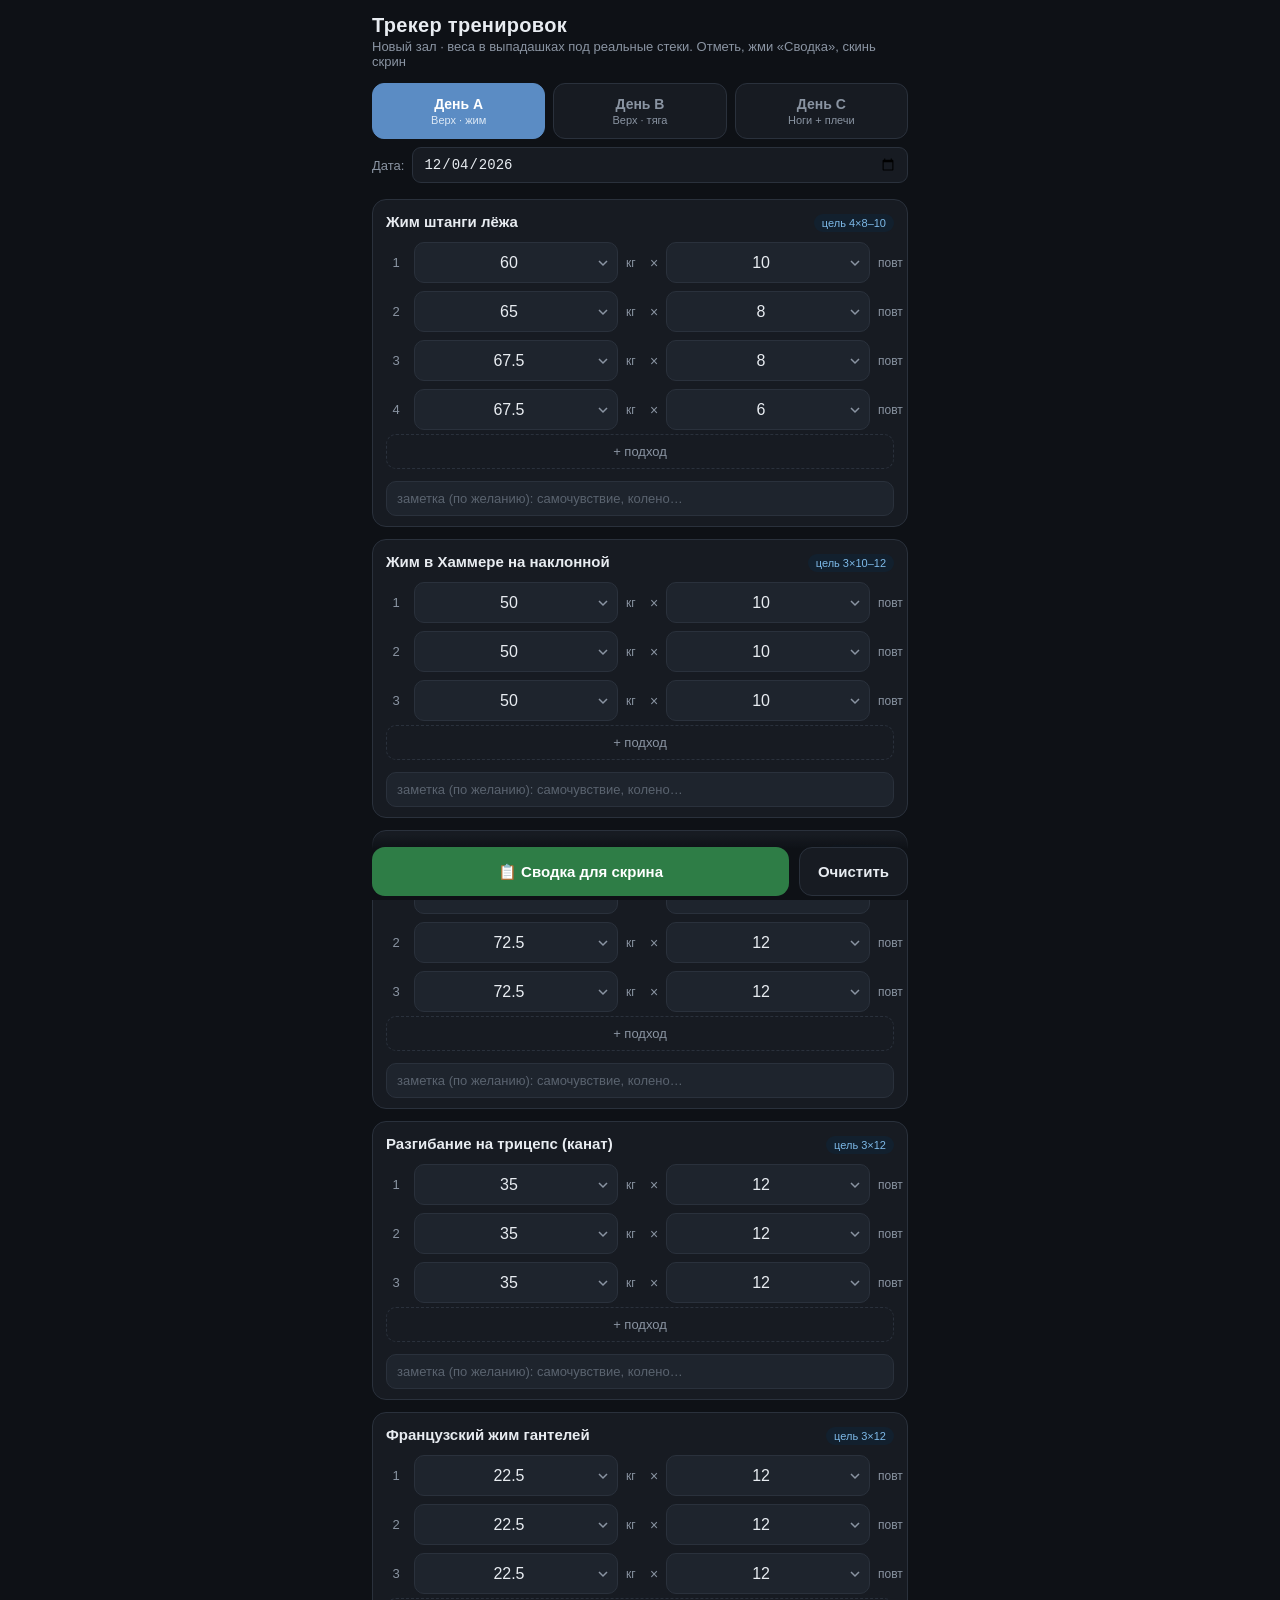
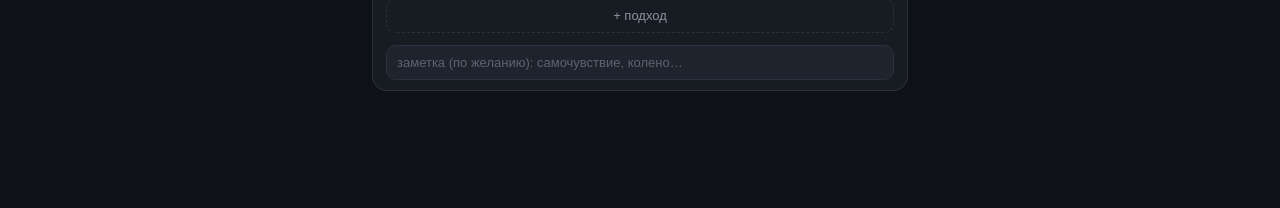
<file: index.html>
<!DOCTYPE html>
<html lang="ru">
<head>
<meta charset="UTF-8">
<meta name="viewport" content="width=device-width, initial-scale=1.0, maximum-scale=1.0, user-scalable=no, viewport-fit=cover">
<title>Трекер тренировок</title>

<!-- PWA: иконка на домашний экран, полноэкранный режим -->
<meta name="apple-mobile-web-app-capable" content="yes">
<meta name="apple-mobile-web-app-status-bar-style" content="black-translucent">
<meta name="apple-mobile-web-app-title" content="Тренировки">
<meta name="theme-color" content="#0e1116">

<!-- иконка приложения (SVG, встроенная) -->
<link rel="apple-touch-icon" href="data:image/svg+xml,%3Csvg xmlns='http://www.w3.org/2000/svg' viewBox='0 0 180 180'%3E%3Crect width='180' height='180' rx='40' fill='%230e1116'/%3E%3Crect x='38' y='78' width='104' height='24' rx='12' fill='%232E7D46'/%3E%3Ccircle cx='38' cy='90' r='26' fill='%235b8cc4'/%3E%3Ccircle cx='142' cy='90' r='26' fill='%235b8cc4'/%3E%3Crect x='26' y='74' width='16' height='32' rx='5' fill='%237db9e8'/%3E%3Crect x='138' y='74' width='16' height='32' rx='5' fill='%237db9e8'/%3E%3C/svg%3E">
<link rel="manifest" href="data:application/json,%7B%22name%22%3A%22%D0%A2%D1%80%D0%B5%D0%BA%D0%B5%D1%80%20%D1%82%D1%80%D0%B5%D0%BD%D0%B8%D1%80%D0%BE%D0%B2%D0%BE%D0%BA%22%2C%22short_name%22%3A%22%D0%A2%D1%80%D0%B5%D0%BD%D0%B8%D1%80%D0%BE%D0%B2%D0%BA%D0%B8%22%2C%22display%22%3A%22standalone%22%2C%22background_color%22%3A%22%230e1116%22%2C%22theme_color%22%3A%22%230e1116%22%2C%22start_url%22%3A%22.%22%7D">
<style>
  :root{
    --bg:#0e1116;
    --panel:#171b22;
    --panel2:#1e242d;
    --line:#2a313c;
    --navy:#5b8cc4;
    --green:#4fae6a;
    --green-d:#2E7D46;
    --txt:#e8ecf1;
    --muted:#8a94a2;
    --accent:#7db9e8;
  }
  *{box-sizing:border-box;-webkit-tap-highlight-color:transparent;}
  html,body{margin:0;padding:0;background:var(--bg);color:var(--txt);
    font-family:-apple-system,BlinkMacSystemFont,"Segoe UI",Roboto,sans-serif;}
  body{padding:14px 12px 40px;max-width:560px;margin:0 auto;}

  header{margin-bottom:14px;}
  h1{font-size:20px;margin:0 0 2px;letter-spacing:.3px;}
  .sub{color:var(--muted);font-size:13px;}

  /* переключатель дней */
  .days{display:flex;gap:8px;margin:14px 0 8px;}
  .day-btn{flex:1;padding:12px 6px;border-radius:12px;border:1px solid var(--line);
    background:var(--panel);color:var(--muted);font-size:14px;font-weight:600;
    text-align:center;cursor:pointer;transition:.15s;}
  .day-btn .t{display:block;font-size:11px;font-weight:500;margin-top:2px;color:var(--muted);}
  .day-btn.active{background:var(--navy);color:#fff;border-color:var(--navy);}
  .day-btn.active .t{color:#dce8f5;}

  .datebar{display:flex;align-items:center;gap:8px;margin:6px 0 16px;}
  .datebar label{font-size:13px;color:var(--muted);}
  .datebar input{background:var(--panel);border:1px solid var(--line);color:var(--txt);
    padding:8px 10px;border-radius:9px;font-size:14px;flex:1;}

  .ex{background:var(--panel);border:1px solid var(--line);border-radius:14px;
    padding:13px 13px 6px;margin-bottom:12px;}
  .ex-head{display:flex;justify-content:space-between;align-items:baseline;margin-bottom:10px;}
  .ex-name{font-size:15px;font-weight:650;}
  .ex-target{font-size:11px;color:var(--accent);background:#12202e;padding:3px 8px;
    border-radius:20px;white-space:nowrap;margin-left:8px;}

  .sets{display:flex;flex-direction:column;gap:8px;}
  .set{display:flex;align-items:center;gap:8px;}
  .set-n{width:20px;color:var(--muted);font-size:13px;flex-shrink:0;text-align:center;}
  .set select{flex:1;background:var(--panel2);border:1px solid var(--line);color:var(--txt);
    padding:11px 8px;border-radius:10px;font-size:16px;text-align:center;
    appearance:none;-webkit-appearance:none;
    background-image:url("data:image/svg+xml;utf8,<svg xmlns='http://www.w3.org/2000/svg' width='12' height='12' viewBox='0 0 12 12'><path d='M2 4l4 4 4-4' stroke='%238a94a2' stroke-width='1.5' fill='none'/></svg>");
    background-repeat:no-repeat;background-position:right 8px center;padding-right:22px;}
  .set select:focus{outline:none;border-color:var(--navy);}
  .set select.empty{color:var(--muted);}
  .unit{font-size:12px;color:var(--muted);width:16px;flex-shrink:0;}
  .set .x{color:var(--muted);font-size:14px;flex-shrink:0;}

  .add-set{width:100%;background:transparent;border:1px dashed var(--line);color:var(--muted);
    padding:9px;border-radius:10px;font-size:13px;margin:4px 0 8px;cursor:pointer;}
  .add-set:active{background:var(--panel2);}

  .note-in{width:100%;background:var(--panel2);border:1px solid var(--line);color:var(--txt);
    padding:9px 10px;border-radius:10px;font-size:13px;margin-top:4px;resize:none;
    font-family:inherit;}
  .note-in::placeholder{color:#5a636f;}

  .bottom{position:sticky;bottom:0;padding:12px 0 4px;background:linear-gradient(transparent,var(--bg) 22%);
    display:flex;gap:10px;margin-top:6px;}
  .btn{flex:1;padding:15px;border-radius:13px;border:none;font-size:15px;font-weight:650;cursor:pointer;}
  .btn-green{background:var(--green-d);color:#fff;}
  .btn-ghost{background:var(--panel);color:var(--txt);border:1px solid var(--line);flex:0 0 auto;padding:15px 18px;}
  .btn:active{transform:scale(.98);}

  /* сводка */
  .overlay{position:fixed;inset:0;background:rgba(0,0,0,.6);display:none;
    align-items:flex-start;justify-content:center;padding:24px 14px;z-index:50;overflow:auto;}
  .overlay.show{display:flex;}
  .summary-card{background:#0f1319;border:1px solid var(--line);border-radius:16px;
    width:100%;max-width:460px;padding:20px;}
  .summary-card h2{margin:0 0 3px;font-size:17px;color:var(--green);}
  .summary-card .sdate{color:var(--muted);font-size:13px;margin-bottom:14px;}
  .srow{padding:9px 0;border-bottom:1px solid var(--line);}
  .srow:last-of-type{border-bottom:none;}
  .srow .n{font-size:14px;font-weight:600;margin-bottom:3px;}
  .srow .v{font-size:14px;color:var(--accent);font-variant-numeric:tabular-nums;}
  .srow .empty-v{color:#5a636f;font-style:italic;}
  .snote{margin-top:12px;padding-top:12px;border-top:1px solid var(--line);
    font-size:13px;color:var(--muted);white-space:pre-wrap;}
  .close-row{display:flex;gap:10px;margin-top:18px;}
  .tip{font-size:12px;color:var(--muted);text-align:center;margin-top:14px;line-height:1.5;}
</style>
</head>
<body>
<header>
  <h1>Трекер тренировок</h1>
  <div class="sub">Новый зал · веса в выпадашках под реальные стеки. Отметь, жми «Сводка», скинь скрин</div>
</header>

<div class="days" id="days"></div>

<div class="datebar">
  <label>Дата:</label>
  <input type="date" id="workoutDate">
</div>

<div id="exercises"></div>

<div class="bottom">
  <button class="btn btn-green" onclick="showSummary()">📋 Сводка для скрина</button>
  <button class="btn btn-ghost" onclick="resetDay()">Очистить</button>
</div>

<div class="overlay" id="overlay">
  <div class="summary-card" id="summaryCard"></div>
</div>

<script>
// ---- данные программы ----
const PROGRAM = {
  A: {
    label:"День A", title:"Верх · жим",
    ex:[
      {n:"Жим штанги лёжа", t:"4×8–10", type:"barbell", plan:[["60","10"],["65","8"],["67.5","8"],["67.5","6"]]},
      {n:"Жим в Хаммере на наклонной", t:"3×10–12", type:"db", plan:[["50","10"],["50","10"],["50","10"]]},
      {n:"Сведение рук (бабочка)", t:"3×12", type:"machine7", plan:[["72.5","12"],["72.5","12"],["72.5","12"]]},
      {n:"Разгибание на трицепс (канат)", t:"3×12", type:"machineX", plan:[["35","12"],["35","12"],["35","12"]]},
      {n:"Французский жим гантелей", t:"3×12", type:"db", plan:[["22.5","12"],["22.5","12"],["22.5","12"]]},
    ]
  },
  B: {
    label:"День B", title:"Верх · тяга",
    ex:[
      {n:"Тяга верхнего блока", t:"4×10–12", type:"machine10", plan:[["40","12"],["47","10"],["47","10"],["",""]]},
      {n:"Рычажная тяга (упор в грудь)", t:"3×10–12", type:"machine7", plan:[["42.5","12"],["50","12"],["50","12"]]},
      {n:"Тяга горизонтального блока", t:"3×10–12", type:"machine10", plan:[["47","12"],["47","12"],["47","12"]]},
      {n:"Обратная бабочка (зад. дельты)", t:"3×12–15", type:"machine25", plan:[["37.5","12"],["40","12"],["40","12"]]},
      {n:"Молотковые сгибания", t:"3×12", type:"db", plan:[["15","12"],["17.5","12"],["17.5","12"]]},
      {n:"Сгибание рук со штангой (EZ)", t:"3×10–12", type:"barbell", plan:[["15","12"],["15","12"],["15","12"]]},
      {n:"Предплечья: сгиб/разгиб запястий", t:"2×12", type:"db", plan:[["15","12"],["15","12"]]},
    ]
  },
  C: {
    label:"День C", title:"Ноги + плечи",
    ex:[
      {n:"Жим ногами", t:"3×10–12", type:"legpress", plan:[["60","12"],["70","12"],["75","12"]]},
      {n:"Сгибание ног", t:"3×12", type:"machine7", plan:[["42.5","12"],["47.5","12"],["47.5","12"]]},
      {n:"Сведение ног", t:"3×12–15", type:"machine7", plan:[["80","12"],["87.5","12"],["92.5","12"]]},
      {n:"Жим вверх (тренажёр, плечи)", t:"3×10–12", type:"machine7", plan:[["27.5","12"],["35","10"],["35","10"]]},
      {n:"Махи в стороны (средний пучок)", t:"3×12–15", type:"db", plan:[["17.5","12"],["17.5","10"],["17.5","10"]]},
      {n:"Махи в наклоне / обр. бабочка (задний)", t:"3×12–15", type:"db", plan:[["17.5","12"],["17.5","12"],["17.5","12"]]},
    ]
  }
};

// шаги весов под тип снаряда (НОВЫЙ ЗАЛ, с 07.11.2026)
function weightOptions(type){
  if(type==="db"){
    // гантели Eleiko/Hammer, шаг 2.5. Старт с 10 (мелкие убраны — не листать).
    const base=[];
    for(let w=10; w<=50; w+=2.5){ base.push(w.toString()); }
    return base;
  }
  if(type==="machine7"){
    // стеки Life Fitness (ноги, рычажная, бабочка-А, жим вверх) — плитки шаг 7.5
    // + крутилка-добавка +5 кг. Оба ряда, чтобы было честно. Старт с 20 (мелкие убраны).
    const plates=[];
    for(let w=12.5; w<=147.5; w+=7.5){ plates.push(w); }
    const all=new Set();
    plates.forEach(p=>{ all.add(p); all.add(p+5); });
    return Array.from(all).filter(x=>x>=20).sort((a,b)=>a-b).map(x=>x.toString());
  }
  if(type==="machineX"){
    // стек «+3.5» (трицепс-канат): старт с 21 (мелкие убраны)
    return ["21","24.5","28","31.5","35","38.5","42","45.5","49","52.5","56"];
  }
  if(type==="machine25"){
    // стек шаг 2.5 (обратная бабочка дня B): старт с 20
    const arr=[];
    for(let w=20; w<=70; w+=2.5){ arr.push(w.toString()); }
    return arr;
  }
  if(type==="machine10"){
    // стек «кривой ×10» (блоки, тяги дня B): старт с 26 (мелкие убраны)
    return ["26","33","40","47","57","67","77","87","97","107","117","127"];
  }
  if(type==="legpress"){
    // жим ногами — блины; старт с 40 (мелкие убраны)
    const arr=[];
    for(let w=40; w<=200; w+=5){ arr.push(w.toString()); }
    return arr;
  }
  // штанга (barbell) — шаг 2.5, старт с 40 (мелкие убраны)
  const arr=[];
  for(let w=40; w<=140; w+=2.5){ arr.push(w.toString()); }
  return arr;
}
const REPS = Array.from({length:30},(_,i)=>(i+1).toString());

// ---- состояние ----
let currentDay = "A"; // открываем A
let state = {}; // state[day][exIndex] = {sets:[{w,r},...], note:""}
const STORE_KEY = "trainTracker_v5_plan";

function freshState(){
  const s = {};
  for(const d of Object.keys(PROGRAM)){
    s[d] = PROGRAM[d].ex.map((ex)=>{
      // предзаполняем подходы планом (ориентир); можно менять в выпадашках
      const sets = (ex.plan && ex.plan.length)
        ? ex.plan.map(p=>({w:p[0]||"", r:p[1]||""}))
        : [{w:"",r:""},{w:"",r:""},{w:"",r:""}];
      return {sets, note:""};
    });
  }
  return s;
}

function saveState(){
  try{ localStorage.setItem(STORE_KEY, JSON.stringify({day:currentDay, state})); }catch(e){}
}

function loadState(){
  state = freshState();
  try{
    const raw = localStorage.getItem(STORE_KEY);
    if(raw){
      const parsed = JSON.parse(raw);
      if(parsed && parsed.state){
        // бережная миграция: переносим данные тех дней, где структура совпала.
        // если в дне поменялось число упражнений (напр. добавили сведение ног в C) —
        // этот день берётся из свежего дефолта, остальные сохраняются.
        for(const d of Object.keys(PROGRAM)){
          const saved = parsed.state[d];
          if(saved && saved.length === PROGRAM[d].ex.length){
            state[d] = saved;
          }
        }
        if(parsed.day && PROGRAM[parsed.day]) currentDay = parsed.day;
      }
    }
  }catch(e){}
}
loadState();

// дата по умолчанию — сегодня
function todayISO(){
  const d=new Date();
  const off=d.getTimezoneOffset();
  const l=new Date(d.getTime()-off*60000);
  return l.toISOString().slice(0,10);
}

// ---- рендер ----
function renderDays(){
  const box=document.getElementById("days");
  box.innerHTML="";
  for(const d of Object.keys(PROGRAM)){
    const b=document.createElement("div");
    b.className="day-btn"+(d===currentDay?" active":"");
    b.innerHTML=`${PROGRAM[d].label}<span class="t">${PROGRAM[d].title}</span>`;
    b.onclick=()=>{currentDay=d; saveState(); renderDays(); renderExercises();};
    box.appendChild(b);
  }
}

function makeSelect(options, value, unit, onChange){
  const sel=document.createElement("select");
  const ph=document.createElement("option");
  ph.value=""; ph.textContent="—";
  sel.appendChild(ph);
  for(const o of options){
    const op=document.createElement("option");
    op.value=o; op.textContent=o+(unit||"");
    sel.appendChild(op);
  }
  sel.value=value||"";
  if(!value) sel.classList.add("empty");
  sel.onchange=()=>{ sel.classList.toggle("empty",!sel.value); onChange(sel.value); saveState(); };
  return sel;
}

function renderExercises(){
  const box=document.getElementById("exercises");
  box.innerHTML="";
  const day=PROGRAM[currentDay];
  day.ex.forEach((ex,ei)=>{
    const card=document.createElement("div");
    card.className="ex";
    const wOpts=weightOptions(ex.type);

    const head=document.createElement("div");
    head.className="ex-head";
    head.innerHTML=`<span class="ex-name">${ex.n}</span><span class="ex-target">цель ${ex.t}</span>`;
    card.appendChild(head);

    const setsBox=document.createElement("div");
    setsBox.className="sets";
    const st=state[currentDay][ei];

    st.sets.forEach((set,si)=>{
      const row=document.createElement("div");
      row.className="set";
      const num=document.createElement("div");
      num.className="set-n"; num.textContent=(si+1);
      row.appendChild(num);

      const wSel=makeSelect(wOpts,set.w,"",(v)=>{set.w=v;});
      row.appendChild(wSel);
      const kg=document.createElement("span"); kg.className="unit"; kg.textContent="кг";
      row.appendChild(kg);

      const x=document.createElement("span"); x.className="x"; x.textContent="×";
      row.appendChild(x);

      const rSel=makeSelect(REPS,set.r,"",(v)=>{set.r=v;});
      row.appendChild(rSel);
      const rp=document.createElement("span"); rp.className="unit"; rp.textContent="повт";
      row.appendChild(rp);

      setsBox.appendChild(row);
    });
    card.appendChild(setsBox);

    const addBtn=document.createElement("button");
    addBtn.className="add-set"; addBtn.textContent="+ подход";
    addBtn.onclick=()=>{ st.sets.push({w:"",r:""}); saveState(); renderExercises(); };
    card.appendChild(addBtn);

    const note=document.createElement("textarea");
    note.className="note-in"; note.rows=1; note.placeholder="заметка (по желанию): самочувствие, колено…";
    note.value=st.note;
    note.oninput=()=>{st.note=note.value; saveState();};
    card.appendChild(note);

    box.appendChild(card);
  });
}

// ---- сводка ----
function showSummary(){
  const day=PROGRAM[currentDay];
  const date=document.getElementById("workoutDate").value||todayISO();
  const [y,m,dd]=date.split("-");
  const human=`${dd}.${m}.${y.slice(2)}`;

  let html=`<h2>${day.label} · ${day.title}</h2>`;
  html+=`<div class="sdate">${human}</div>`;

  day.ex.forEach((ex,ei)=>{
    const st=state[currentDay][ei];
    const done=st.sets.filter(s=>s.w!==""&&s.r!=="").map(s=>`${s.w}×${s.r}`);
    html+=`<div class="srow"><div class="n">${ex.n}</div>`;
    if(done.length){
      html+=`<div class="v">${done.join("   ")}</div>`;
    }else{
      html+=`<div class="v empty-v">—</div>`;
    }
    html+=`</div>`;
  });

  // заметки
  const notes=day.ex.map((ex,ei)=>{
    const nt=state[currentDay][ei].note.trim();
    return nt?`${ex.n}: ${nt}`:null;
  }).filter(Boolean);
  if(notes.length){
    html+=`<div class="snote">📝 ${notes.join("\n")}</div>`;
  }

  html+=`<div class="close-row">
    <button class="btn btn-green" onclick="hideSummary()">Готово</button>
  </div>
  <div class="tip">Сделай скриншот этого окна и скинь в чат.<br>Данные сохраняются автоматически в этом браузере.</div>`;

  document.getElementById("summaryCard").innerHTML=html;
  document.getElementById("overlay").classList.add("show");
}
function hideSummary(){ document.getElementById("overlay").classList.remove("show"); }
document.getElementById("overlay").onclick=(e)=>{ if(e.target.id==="overlay") hideSummary(); };

function resetDay(){
  if(!confirm("Очистить данные этого дня?")) return;
  state[currentDay]=PROGRAM[currentDay].ex.map(()=>({sets:[{w:"",r:""},{w:"",r:""},{w:"",r:""}],note:""}));
  saveState();
  renderExercises();
}

// ---- старт ----
document.getElementById("workoutDate").value=todayISO();
renderDays();
renderExercises();
</script>
</body>
</html>
</file>
